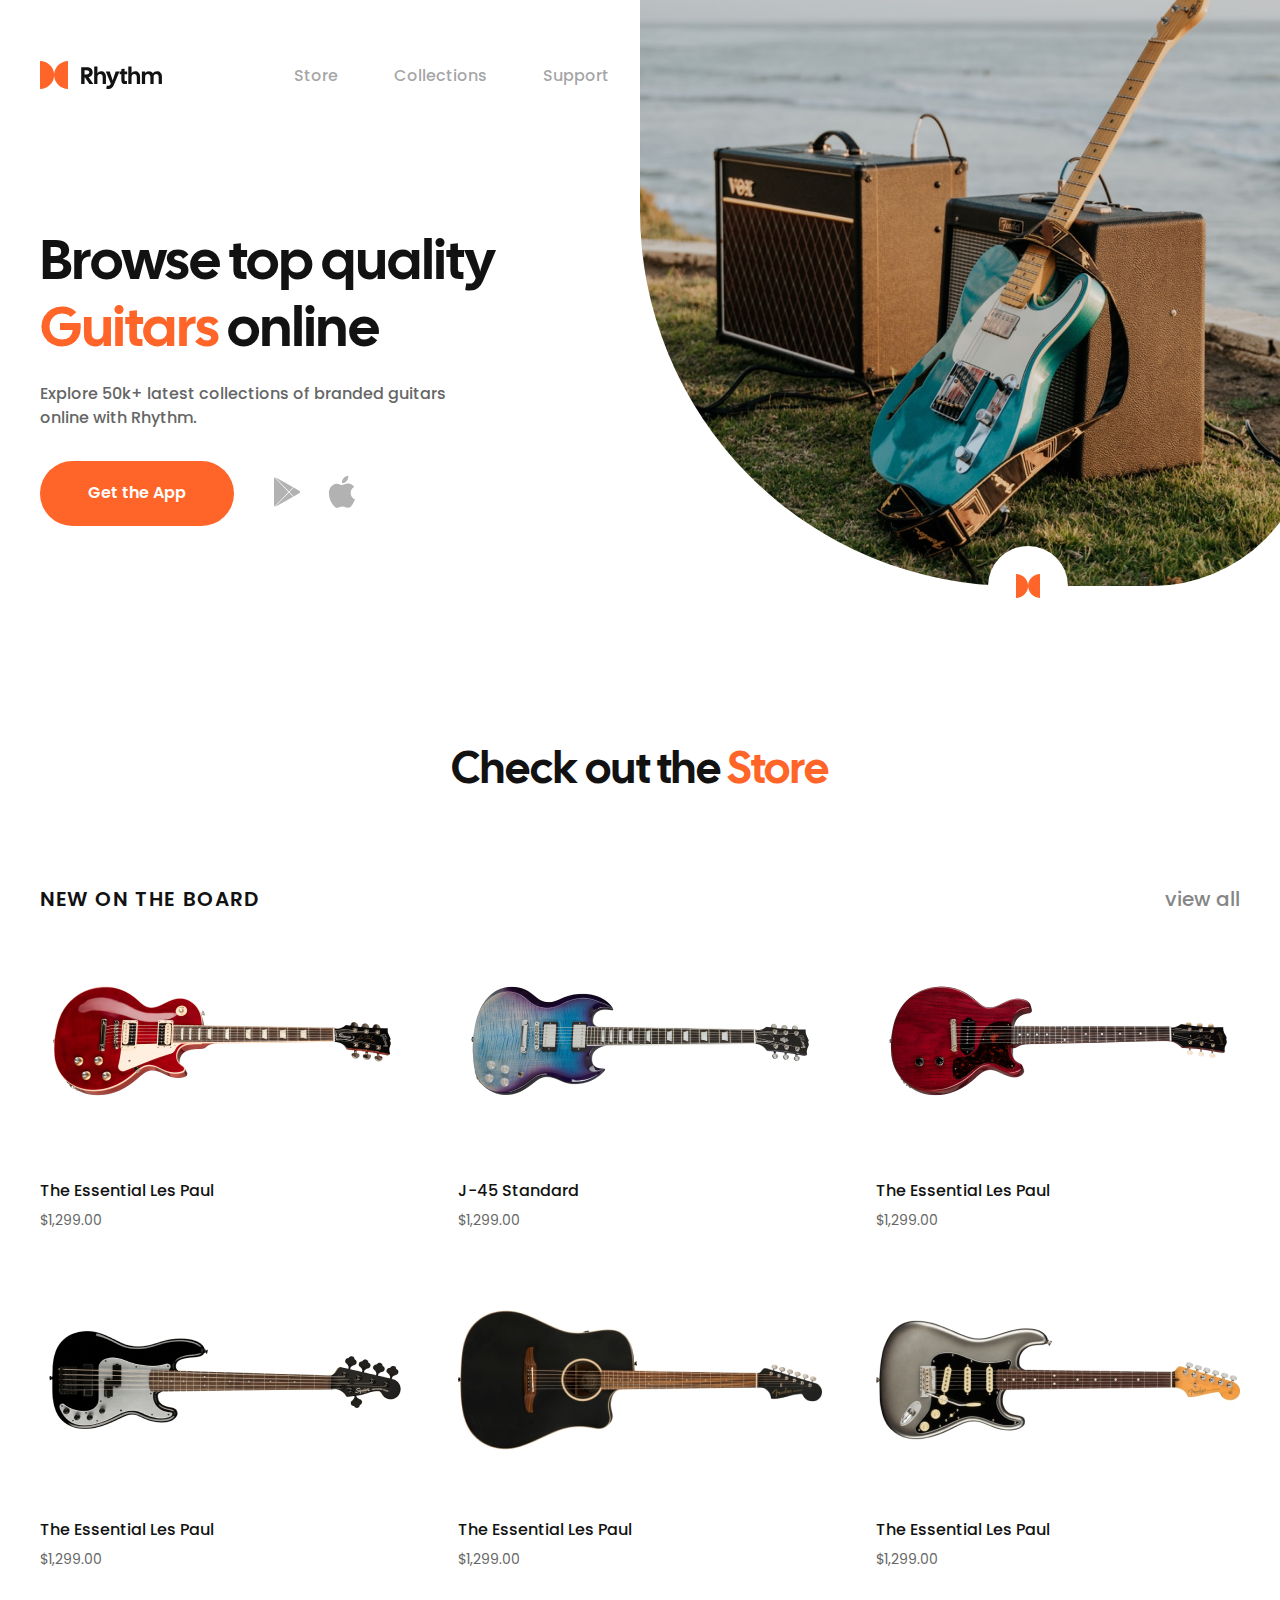
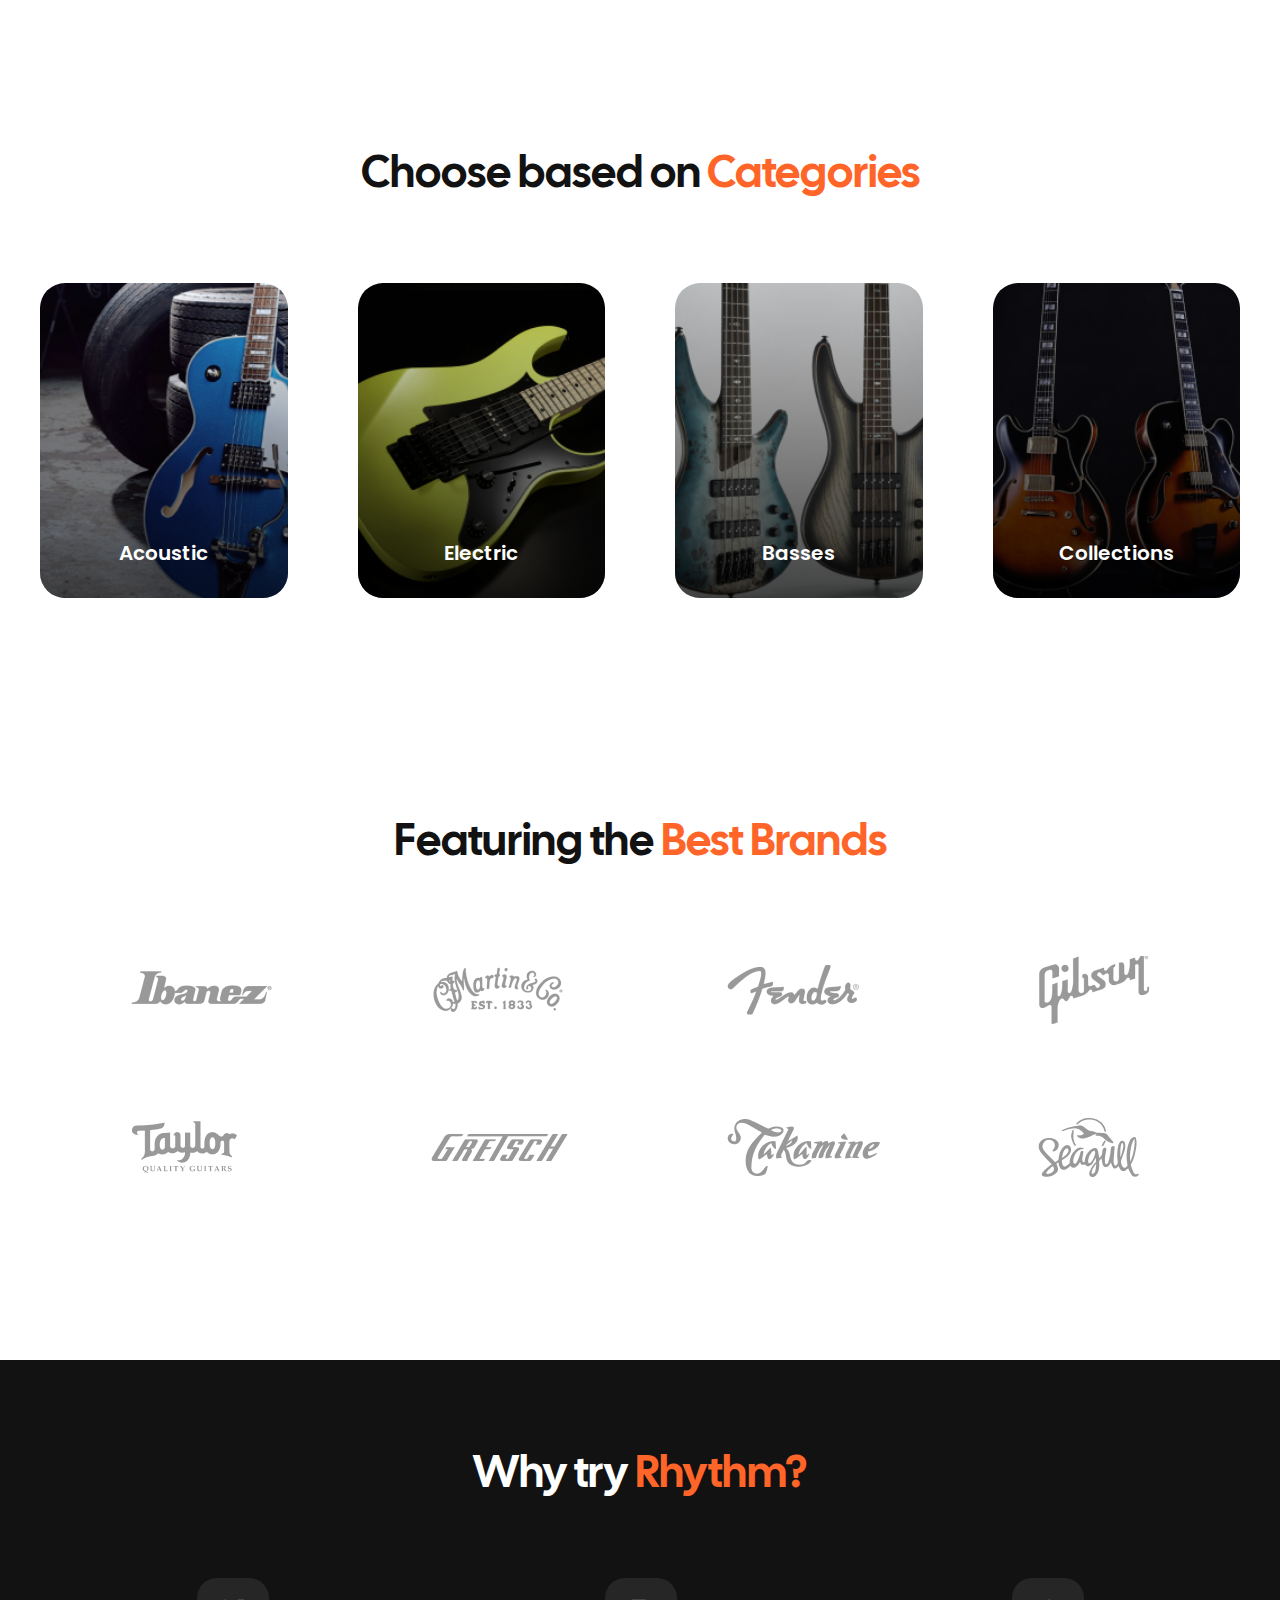
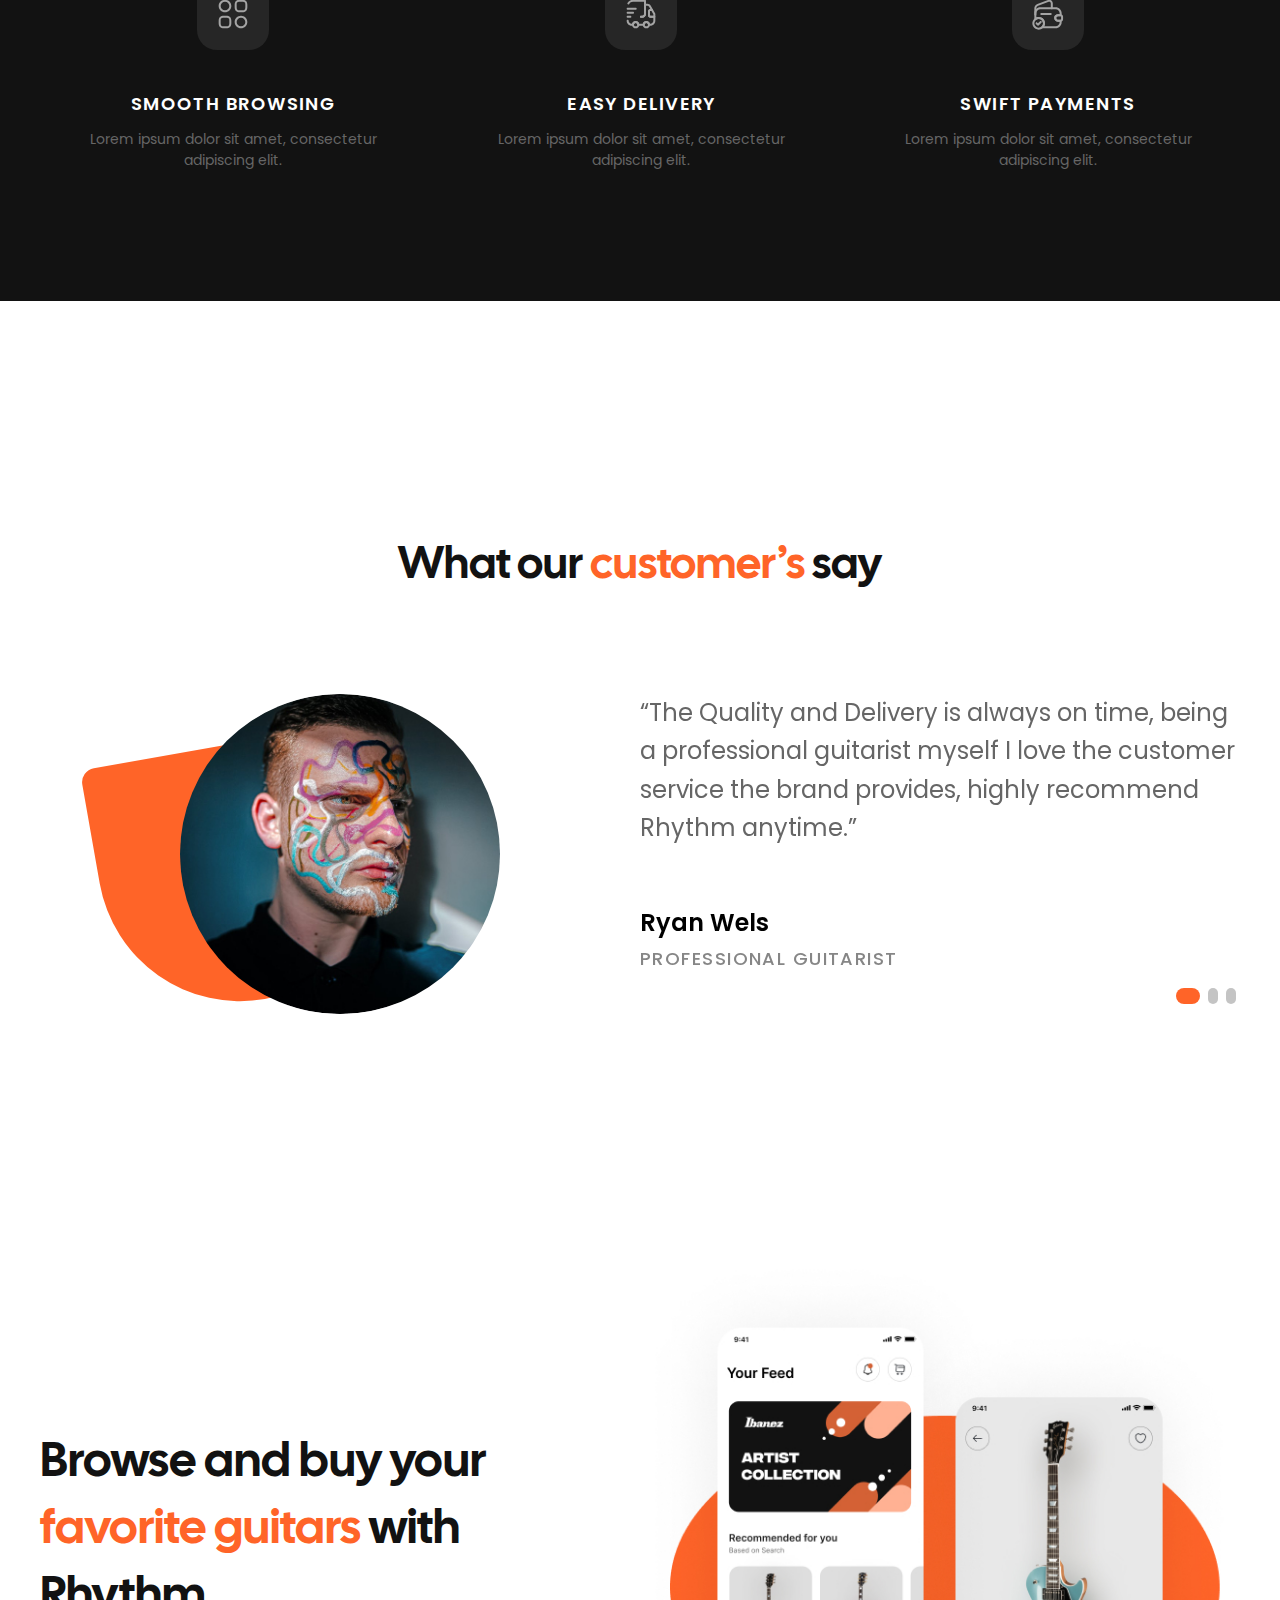
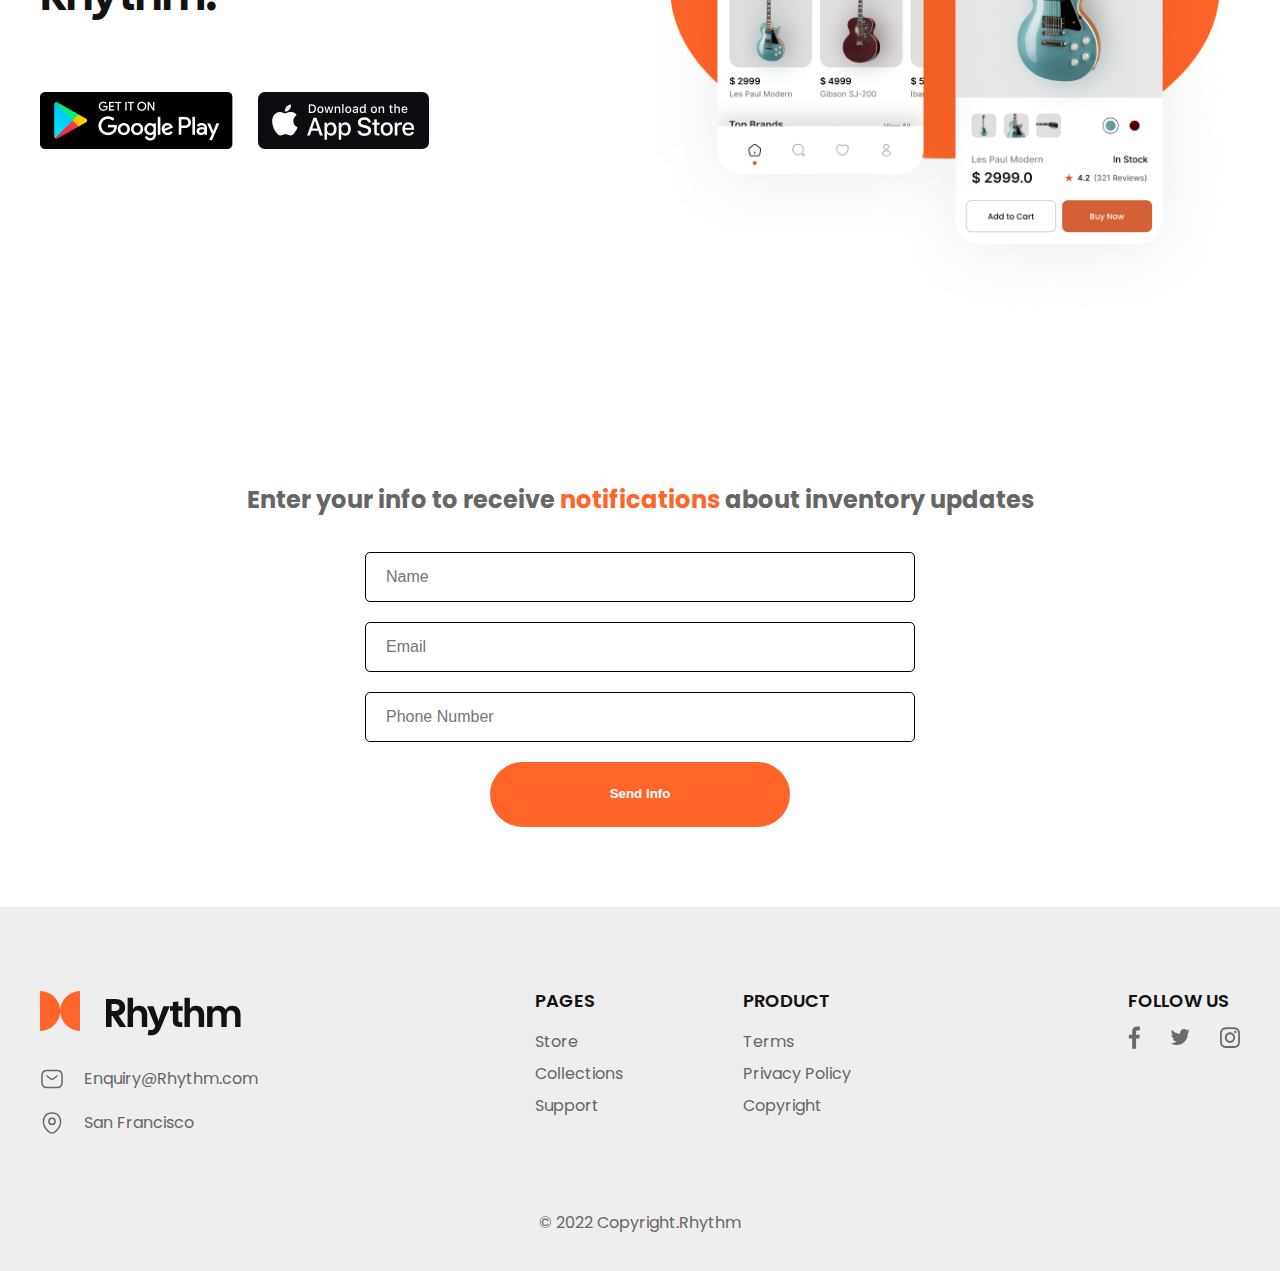
<file: index.html>
<!DOCTYPE html>
<html lang="en">
  <head>
    <meta charset="UTF-8" />
    <meta http-equiv="X-UA-Compatible" content="IE=edge" />
    <link rel="stylesheet" href="css/style.css" />
    <meta name="viewport" content="width=device-width, initial-scale=1.0" />
    <link
      rel="stylesheet"
      href="https://unpkg.com/swiper@8/swiper-bundle.min.css"
    />
    <title>Rhythm</title>
  </head>
  <body>
    <div class="wrapper">
      <header class="header">
        <div class="header__container">
          <a href="" class="header__logo"
            ><img src="img/logo.svg" alt="Logo"
          /></a>
          <nav class="header__menu menu">
            <ul class="menu__list">
              <li class="menu__item">
                <a href="#store" class="menu__link">Store</a>
              </li>
              <li class="menu__item">
                <a href="#collections" class="menu__link">Collections</a>
              </li>
              <li class="menu__item">
                <a href="#support" class="menu__link">Support</a>
              </li>
            </ul>
          </nav>
        </div>
      </header>
      <main class="page">
        <section class="page__main main">
          <div class="main__container">
            <div class="main__content">
              <h1 class="main__title">
                Browse top quality <span>Guitars</span> online
              </h1>
              <p class="main__text">
                Explore 50k+ latest collections of branded guitars online with
                Rhythm.
              </p>
              <div class="main__actions actions-main">
                <a href="#" class="actions-main__button">Get the App</a>
                <div class="actions-main__icon">
                  <img src="img/main/google.svg" alt="Google Icon" />
                </div>
                <div class="actions-main__icon">
                  <img src="img/main/apple.svg" alt="Apple Icon" />
                </div>
              </div>
            </div>
            <div class="main__decor">
              <div class="main__image">
                <img src="img/main/main-decor.png" alt="Main Decor" />
              </div>
            </div>
          </div>
        </section>
        <section class="page__store store" id="store">
          <div class="store__container">
            <h2 class="store__title title">Check out the <span>Store</span></h2>
            <div class="store__body body-store">
              <div class="body-store__header">
                <div class="body-store__title">NEW ON THE BOARD</div>
                <a href="" class="body-store__all">view all</a>
              </div>
              <div class="body-store__items">
                <div class="body-store__item item">
                  <a href="" class="item__image">
                    <img src="img/store/01.jpg" alt="Item" />
                  </a>
                  <a href="" class="item__title">The Essential Les Paul</a>
                  <div class="item__price">$1,299.00</div>
                </div>
                <div class="body-store__item item">
                  <a href="" class="item__image">
                    <img src="img/store/02.jpg" alt="Item" />
                  </a>
                  <a href="" class="item__title">J-45 Standard</a>
                  <div class="item__price">$1,299.00</div>
                </div>
                <div class="body-store__item item">
                  <a href="" class="item__image">
                    <img src="img/store/03.jpg" alt="Item" />
                  </a>
                  <a href="" class="item__title">The Essential Les Paul</a>
                  <div class="item__price">$1,299.00</div>
                </div>
                <div class="body-store__item item">
                  <a href="" class="item__image">
                    <img src="img/store/04.jpg" alt="Item" />
                  </a>
                  <a href="" class="item__title">The Essential Les Paul</a>
                  <div class="item__price">$1,299.00</div>
                </div>
                <div class="body-store__item item">
                  <a href="" class="item__image">
                    <img src="img/store/05.jpg" alt="Item" />
                  </a>
                  <a href="" class="item__title">The Essential Les Paul</a>
                  <div class="item__price">$1,299.00</div>
                </div>
                <div class="body-store__item item">
                  <a href="" class="item__image">
                    <img src="img/store/06.jpg" alt="Item" />
                  </a>
                  <a href="" class="item__title">The Essential Les Paul</a>
                  <div class="item__price">$1,299.00</div>
                </div>
              </div>
            </div>
          </div>
        </section>
        <section class="page__categories categories" id="collections">
          <div class="categories__container">
            <h2 class="categories__title title">
              Choose based on <span>Categories</span>
            </h2>
            <div class="categories__items">
              <a href="" class="categories__item item-category">
                <div class="item-category__title">Acoustic</div>
                <div class="item-category__image">
                  <img src="img/categories/01.jpg" alt="Category" />
                </div>
              </a>
              <a href="" class="categories__item item-category">
                <div class="item-category__title">Electric</div>
                <div class="item-category__image">
                  <img src="img/categories/02.jpg" alt="Category" />
                </div>
              </a>
              <a href="" class="categories__item item-category">
                <div class="item-category__title">Basses</div>
                <div class="item-category__image">
                  <img src="img/categories/03.jpg" alt="Category" />
                </div>
              </a>
              <a href="" class="categories__item item-category">
                <div class="item-category__title">Collections</div>
                <div class="item-category__image">
                  <img src="img/categories/04.jpg" alt="Category" />
                </div>
              </a>
            </div>
          </div>
        </section>
        <section class="page__brands brands">
          <div class="brands__container">
            <h2 class="brands__title title">
              Featuring the <span>Best Brands</span>
            </h2>
            <div class="brands__items">
              <div class="brands__item">
                <img src="img/brands/01.jpg" alt="Brand" />
              </div>
              <div class="brands__item">
                <img src="img/brands/02.jpg" alt="Brand" />
              </div>
              <div class="brands__item">
                <img src="img/brands/03.jpg" alt="Brand" />
              </div>
              <div class="brands__item">
                <img src="img/brands/04.jpg" alt="Brand" />
              </div>
              <div class="brands__item">
                <img src="img/brands/05.jpg" alt="Brand" />
              </div>
              <div class="brands__item">
                <img src="img/brands/06.jpg" alt="Brand" />
              </div>
              <div class="brands__item">
                <img src="img/brands/07.jpg" alt="Brand" />
              </div>
              <div class="brands__item">
                <img src="img/brands/08.jpg" alt="Brand" />
              </div>
            </div>
          </div>
        </section>
        <section class="page__why why">
          <div class="why__container">
            <h2 class="why__title title">Why try <span>Rhythm?</span></h2>
            <div class="why__items">
              <div class="why__item item-why">
                <div class="item-why__icon">
                  <img src="img/why/01.svg" alt="Icon" />
                </div>
                <div class="item-why__title">Smooth Browsing</div>
                <div class="item-why__text">
                  Lorem ipsum dolor sit amet, consectetur adipiscing elit.
                </div>
              </div>
              <div class="why__item item-why">
                <div class="item-why__icon">
                  <img src="img/why/02.svg" alt="Icon" />
                </div>
                <div class="item-why__title">EASY Delivery</div>
                <div class="item-why__text">
                  Lorem ipsum dolor sit amet, consectetur adipiscing elit.
                </div>
              </div>
              <div class="why__item item-why">
                <div class="item-why__icon">
                  <img src="img/why/03.svg" alt="Icon" />
                </div>
                <div class="item-why__title">SwiFT PAYMENTS</div>
                <div class="item-why__text">
                  Lorem ipsum dolor sit amet, consectetur adipiscing elit.
                </div>
              </div>
            </div>
          </div>
        </section>
        <section class="page__reviews reviews">
          <div class="reviews__container">
            <h2 class="reviews__title title">
              What our <span>customer’s</span> say
            </h2>
            <div class="reviews__swiper swiper-reviews swiper">
              <!-- Additional required wrapper -->
              <div class="swiper-reviews__wrapper swiper-wrapper">
                <!-- Slides -->
                <div
                  class="swiper-reviews__slide slide-swiper-reviews swiper-slide"
                >
                  <div class="slide-swiper-reviews__picture">
                    <div class="slide-swiper-reviews__image">
                      <img src="img/reviews/01.jpg" alt="Reviews" />
                    </div>
                  </div>
                  <div class="slide-swiper-reviews__body">
                    <div class="slide-swiper-reviews__text">
                      “The Quality and Delivery is always on time, being a
                      professional guitarist myself I love the customer service
                      the brand provides, highly recommend Rhythm anytime.”
                    </div>
                    <div class="slide-swiper-reviews__author">
                      <div class="slide-swiper-reviews__name">Ryan Wels</div>
                      <div class="slide-swiper-reviews__position">
                        PROFESSIONAL GUITARIST
                      </div>
                    </div>
                  </div>
                </div>
                <div
                  class="swiper-reviews__slide slide-swiper-reviews swiper-slide"
                >
                  <div class="slide-swiper-reviews__picture">
                    <div class="slide-swiper-reviews__image">
                      <img src="img/reviews/01.jpg" alt="Reviews" />
                    </div>
                  </div>
                  <div class="slide-swiper-reviews__body">
                    <div class="slide-swiper-reviews__text">
                      <p>
                        “The Quality and Delivery is always on time, being a
                        professional guitarist myself I love the customer
                        service the brand provides, highly recommend Rhythm
                        anytime.”
                      </p>
                      <p>
                        “The Quality and Delivery is always on time, being a
                        professional guitarist myself I love the customer
                        service the brand provides, highly recommend Rhythm
                        anytime.”
                      </p>
                    </div>
                    <div class="slide-swiper-reviews__author">
                      <div class="slide-swiper-reviews__name">Ryan Wels</div>
                      <div class="slide-swiper-reviews__position">
                        PROFESSIONAL GUITARIST
                      </div>
                    </div>
                  </div>
                </div>
                <div
                  class="swiper-reviews__slide slide-swiper-reviews swiper-slide"
                >
                  <div class="slide-swiper-reviews__picture">
                    <div class="slide-swiper-reviews__image">
                      <img src="img/reviews/01.jpg" alt="Reviews" />
                    </div>
                  </div>
                  <div class="slide-swiper-reviews__body">
                    <div class="slide-swiper-reviews__text">
                      “The Quality and Delivery is always on time, being a
                      professional guitarist myself I love the customer service
                      the brand provides, highly recommend Rhythm anytime.”
                    </div>
                    <div class="slide-swiper-reviews__author">
                      <div class="slide-swiper-reviews__name">Ryan Wels</div>
                      <div class="slide-swiper-reviews__position">
                        PROFESSIONAL GUITARIST
                      </div>
                    </div>
                  </div>
                </div>
              </div>
              <!-- If we need pagination -->
              <div class="swiper-reviews__pagination swiper-pagination"></div>
            </div>
          </div>
        </section>
        <section class="page__favorite favorite">
          <div class="favorite__container">
            <div class="favorite__body">
              <h2 class="favorite__title title">
                Browse and buy your <span>favorite guitars</span> with Rhythm.
              </h2>
              <div class="favorite__apps apps-favorite">
                <a href="" class="apps-favorite__item">
                  <img src="img/favorite/google.jpg" alt="google" />
                </a>
                <a href="" class="apps-favorite__item">
                  <img src="img/favorite/apple.jpg" alt="apple" />
                </a>
              </div>
            </div>
            <div class="favorite__images">
              <img src="img/favorite/image.jpg" alt="Image" />
            </div>
          </div>
        </section>

        <section class="page__info info" id="support">
          <div class="info__container">
            <h2 class="info__title">
              Enter your info to receive <span>notifications</span> about
              inventory updates
            </h2>
            <form action="process_form.php" method="post" class="info__form">
              <input
                placeholder="Name"
                type="text"
                class="info__name"
                name="name"
              />
              <input
                placeholder="Email"
                type="email"
                class="info__email"
                name="email"
              />
              <input
                placeholder="Phone Number"
                type="tel"
                class="info__number"
                name="phone"
                maxlength="10"
              />
              <button class="info__button" type="submit">Send Info</button>
            </form>
          </div>
        </section>
      </main>
      <footer class="footer">
        <div class="footer__container">
          <div class="footer__body body-footer">
            <div class="body-footer__column">
              <a href="" class="body-footer__logo">
                <img src="img/footer/logo.svg" alt="Footer Logo" />
              </a>
              <ul class="body-footer__contacts contacts-footer">
                <li class="contacts-footer__item">
                  <a
                    href="mailto:enquiry@Rhythm.com"
                    class="contacts-footer__link contacts-footer__link_mail"
                    >Enquiry@Rhythm.com</a
                  >
                </li>
                <li class="contacts-footer__item">
                  <a
                    href="#"
                    class="contacts-footer__link contacts-footer__link_location"
                    >San Francisco</a
                  >
                </li>
              </ul>
            </div>
            <div class="body-footer__column body-footer__column_full">
              <nav class="body-footer__menu menu-footer">
                <div class="menu-footer__column">
                  <div class="menu-footer__title">Pages</div>
                  <ul class="menu-footer__list">
                    <li class="menu-footer__item">
                      <a href="" class="menu-footer__link">Store</a>
                    </li>
                    <li class="menu-footer__item">
                      <a href="" class="menu-footer__link">Collections</a>
                    </li>
                    <li class="menu-footer__item">
                      <a href="" class="menu-footer__link">Support</a>
                    </li>
                  </ul>
                </div>
                <div class="menu-footer__column">
                  <div class="menu-footer__title">Product</div>
                  <ul class="menu-footer__list">
                    <li class="menu-footer__item">
                      <a href="" class="menu-footer__link">Terms</a>
                    </li>
                    <li class="menu-footer__item">
                      <a href="" class="menu-footer__link">Privacy Policy</a>
                    </li>
                    <li class="menu-footer__item">
                      <a href="" class="menu-footer__link">Copyright</a>
                    </li>
                  </ul>
                </div>
              </nav>
            </div>
            <div class="body-footer__column">
              <div class="body-footer__social social-footer">
                <div class="social-footer__title">Follow us</div>
                <div class="social-footer__items">
                  <a href="" class="social-footer__item">
                    <img src="img/footer/social//01.svg" alt="" />
                  </a>
                  <a href="" class="social-footer__item">
                    <img src="img/footer/social//02.svg" alt="" />
                  </a>
                  <a href="" class="social-footer__item">
                    <img src="img/footer/social//03.svg" alt="" />
                  </a>
                </div>
              </div>
            </div>
          </div>
          <div class="footer__copy">© 2022 Copyright.Rhythm</div>
        </div>
      </footer>
    </div>
    <script src="https://unpkg.com/swiper@8/swiper-bundle.min.js"></script>
    <script src="js/script.js"></script>
  </body>
</html>
</file>
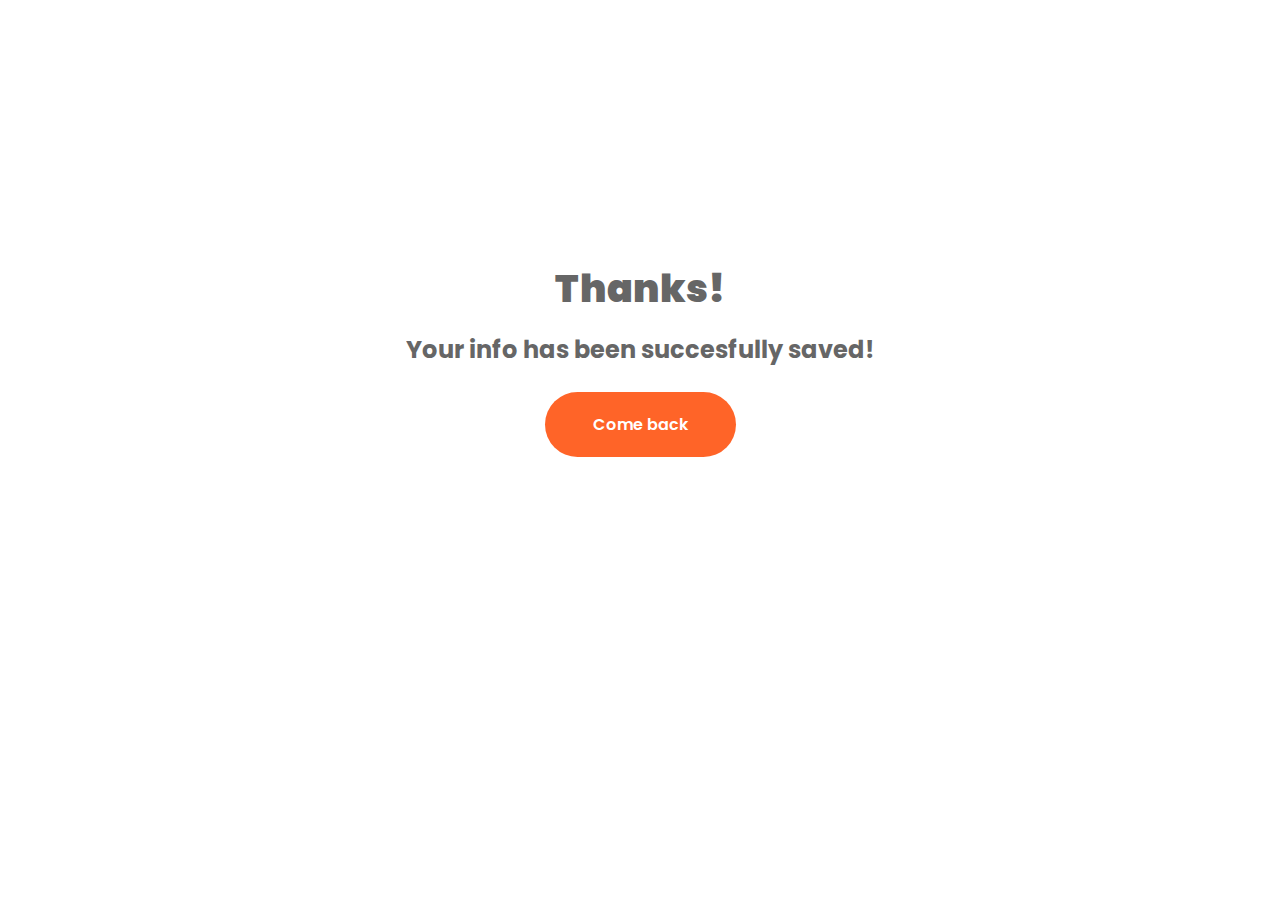
<file: success.html>
<!DOCTYPE html>
<html lang="en">
  <head>
    <meta charset="UTF-8" />
    <meta name="viewport" content="width=device-width, initial-scale=1.0" />
    <link rel="stylesheet" href="css/success.css" />
    <title>Success</title>
  </head>
  <body>
    <section class="success">
      <div class="success__container">
        <h1 class="success__title">Thanks!</h1>
        <h2 class="success__subtitle">Your info has been succesfully saved!</h2>
        <a href="index.html" class="success__button">Come back</a>
      </div>
    </section>
  </body>
</html>
</file>
<file: css/style.css>
@import url(https://fonts.googleapis.com/css?family=Poppins:regular,500,600&display=swap);

@font-face {
  font-family: CalSans;
  font-display: swap;
  src: url("../fonts/CalSans-SemiBold.woff2") format("woff2"),
    url("../fonts/CalSans-SemiBold.woff") format("woff");
  font-weight: 400;
  font-style: normal;
}

*,
*::before,
*::after {
  margin: 0;
  padding: 0;
  border: none;
  box-sizing: border-box;
}

html,
body {
  height: 100%;
  min-width: 320px;
  scroll-behavior: smooth;
}
body {
  line-height: 1;
  font-family: Poppins;
  color: #666666;
}
a {
  text-decoration: none;
}
li {
  list-style: none;
}
/* ---------------------------------------- */
.wrapper {
  overflow: hidden;
  min-height: 100%;
  display: flex;
  flex-direction: column;
}
/* ------------------------------------------- */

.title {
  font-family: "CalSans";
  color: #121212;
  text-align: center;
  font-size: 44px;
  line-height: 1.2;
}
.title span {
  color: #ff6428;
}
@media (max-width: 767.98px) {
  .title {
    font-size: 38px;
  }
}

/* ---------------------------------------- */
.page {
  flex: 1 1 auto;
}
.page__main {
}
.page__store {
}
.page__categories {
}
.page__brands {
}
.page__why {
}
.page__reviews {
}
.page__favorite {
}
/* ---------------------------------------- */
[class*="__container"] {
  max-width: 1230px;
  margin: 0 auto;
  padding: 0px 15px;
}

/* ---------------------------------------- */
.header {
  position: absolute;
  top: 0;
  left: 0;
  width: 100%;
  z-index: 50;
}
.header__container {
  padding-top: 5px;
  padding-bottom: 5px;
  display: flex;
  gap: 131px;
  align-items: center;
  min-height: 152px;
}
.header__logo {
}
.header__menu {
}

.menu {
  padding: 10px 15px 10px 0px;
  border-radius: 5px;
  background-color: rgba(255, 255, 255, 0.8);
}
.menu__list {
  display: flex;
  column-gap: 56px;
  row-gap: 10px;
  flex-wrap: wrap;
}
.menu__item {
}
.menu__link {
  color: rgba(18, 18, 18, 0.4);
  font-weight: 500;
}
.menu__link:hover {
  text-decoration: underline;
}
/* Адаптив зроблений за допомогою використання БРЕЙКПОІНТІВ */
@media (max-width: 1092px) {
  .header__container {
    gap: 50px;
    min-height: 100px;
  }

  .menu__list {
    column-gap: 40px;
  }
}
@media (max-width: 767.98px) {
  .header__container {
    min-height: 65px;
  }
}
@media (max-width: 479.98px) {
  .header__container {
    gap: 15px;
  }

  .menu {
    padding: 0;
  }
  .menu__list {
    column-gap: 20px;
  }

  .header__logo {
    width: 28px;
    flex: 0 0 28px;
    overflow: hidden;
  }
}
/* ------------------------------------------- */
.main {
  padding-bottom: 80px;
}
@media (max-width: 991.98px) {
  .main {
    padding-bottom: 50px;
  }
}
@media (max-width: 767.98px) {
  .main {
    padding-bottom: 30px;
  }
}

.main__container {
  display: flex;
}

.main__content {
  flex: 0 1 50%;
  align-self: flex-end;
  padding-top: 120px;
  padding-bottom: 60px;
  padding-right: 20px;
}

.main__title {
  font-family: CalSans;
  color: #121212;
  font-size: 56px;
  line-height: 1.2;
}

.main__title span {
  color: #ff6428;
}

.main__title:not(:last-child) {
  margin-bottom: 16px;
}

.main__text {
  line-height: 24px;
  font-weight: 500;
  max-width: 420px;
}

.main__text:not(:last-child) {
  margin-bottom: 31px;
}

.main__actions {
}

.actions-main {
  display: flex;
  align-items: center;
}

.actions-main__button {
  text-align: center;
  padding: 18.5px 48px;
  background-color: #ff6428;
  border-radius: 40px;
  color: #fff;
  font-weight: 600;
  line-height: 28px;
  transition: all 0.3s ease 0s;
}
.actions-main__button:hover {
  background-color: #ba4619;
}

.actions-main__button:not(:last-child) {
  margin-right: 40px;
}

.actions-main__icon {
}

.actions-main__icon:not(:last-child) {
  margin-right: 27px;
}

.main__decor {
  flex: 0 1 50%;
}

.main__image {
  /* display: inline-block; */
  position: relative;
  margin-right: -135px;
  max-width: 672px;
  padding-bottom: 97.6%;
}

.main__image img {
  position: absolute;
  width: 100%;
  height: 100%;
  top: 0;
  left: 0;
  object-fit: cover;
  border-radius: 0 0 160px 375px;
}

.main__image::after {
  content: "";
  background: url("../img/main/decor.svg") 0 0 no-repeat;
  width: 80px;
  height: 80px;
  right: 36.3%;
  bottom: 0;
  transform: translate(0, 50%);
  position: absolute;
}

@media (max-width: 1092px) {
  .main__image img {
    width: 100%;
  }

  .main__content {
    flex: 0 0 60%;
    padding-bottom: 0;
  }

  .main__decor {
    flex: 0 0 40%;
  }
}

@media (max-width: 767.98px) {
  .main__content {
    flex: 1 1 100%;
    padding-right: 0;
    padding-top: 80px;
  }

  .main__decor {
    display: none;
  }

  .main__title {
    font-size: 44px;
  }
}
@media (max-width: 479.98px) {
  .actions-main {
    flex-wrap: wrap;
    justify-content: center;
  }

  .actions-main__button {
    flex: 1 1 100%;
  }
  .actions-main__button:not(:last-child) {
    margin-right: 0px;
    margin-bottom: 15px;
  }
}
/* ------------------------------------------- */
.store {
  padding-top: 80px;
  padding-bottom: 90px;
}
.store__container {
}
.store__title {
  margin-bottom: 86px;
}
.store__body {
}

.body-store {
}
.body-store__header {
  margin-bottom: 32px;
  display: flex;
  flex-wrap: wrap;
  align-items: center;
  justify-content: space-between;
  gap: 15px;
}
.body-store__title {
  letter-spacing: 0.08em;
  font-size: 20px;
  line-height: 1.5;
  text-transform: uppercase;
  color: #121212;
  font-weight: 600;
}
.body-store__all {
  color: #868686;
  font-size: 20px;
  line-height: 1.5;
  font-weight: 500;
}
.body-store__items {
  display: grid;
  grid-template-columns: repeat(3, 1fr);
  gap: 54px;
}
.body-store__item {
}

.item {
  display: grid;
}
.item__image {
  text-align: center;
}
.item__image img {
  max-width: 100%;
}
.item__image:not(:last-child) {
  margin-bottom: 40px;
}

.item__title {
  color: #121212;
  font-weight: 500;
  font-size: 16px;
  line-height: 1.5;
  justify-self: start;
}
.item__title:not(:last-child) {
  margin-bottom: 7px;
}
.item__title:hover {
  text-decoration: underline;
}
.item__price {
  font-size: 14px;
  line-height: 21px;
}
@media (max-width: 991.98px) {
  .store {
    padding-top: 50px;
    padding-bottom: 50px;
  }
  .store__title {
    margin-bottom: 50px;
  }
  .body-store__items {
    grid-template-columns: repeat(2, 1fr);
  }
}

@media (max-width: 767.98px) {
  .store {
    padding-top: 30px;
    padding-bottom: 30px;
  }
  .store__title {
    margin-bottom: 20px;
  }
  .item__image:not(:last-child) {
    margin-bottom: 20px;
  }
}
@media (max-width: 560px) {
  .body-store__items {
    grid-template-columns: repeat(1, 1fr);
  }
}

/* ----------------------------------------------- */

.categories {
  padding-top: 90px;
  padding-bottom: 110px;
}
.categories__container {
}
.categories__title {
  margin-bottom: 80px;
}
.categories__items {
  display: grid;
  grid-template-columns: repeat(4, 1fr);
  column-gap: 70px;
  row-gap: 35px;
}

.categories__item {
}

.item-category {
  position: relative;
}

.item-category:hover .item-category__image img {
  transform: scale(1.1);
}
.item-category__title {
  text-align: center;
  position: absolute;
  bottom: 0;
  left: 0;
  padding: 30px 20px;
  color: #fff;
  font-size: 20px;
  line-height: 1.5;
  font-weight: 600;
  z-index: 3;
  width: 100%;
}

.item-category__image {
  position: relative;
  overflow: hidden;
  border-radius: 25px;
  padding-bottom: 127%;
}
.item-category__image::before {
  content: "";
  position: absolute;
  top: 0;
  left: 0;
  width: 100%;
  height: 100%;
  z-index: 2;
  background: linear-gradient(
    to bottom,
    rgba(0, 0, 0, 0) 0%,
    rgba(0, 0, 0, 0.65) 100%
  );
}
.item-category__image img {
  transition: all 0.3s ease 0s;
  position: absolute;
  width: 100%;
  height: 100%;
  top: 0;
  left: 0;
  object-fit: cover;
}
@media (max-width: 1230px) {
  .categories__items {
    column-gap: 40px;
  }
}
@media (max-width: 991.98px) {
  .categories {
    padding-top: 50px;
    padding-bottom: 50px;
  }
  .categories__title {
    margin-bottom: 50px;
  }
  .categories__items {
    column-gap: 30px;
  }
  .categories__items {
    grid-template-columns: repeat(2, 1fr);
  }
}
@media (max-width: 767.98px) {
  .categories {
    padding-top: 30px;
    padding-bottom: 30px;
  }
  .categories__title {
    margin-bottom: 20px;
  }
}
@media (max-width: 479.98px) {
  .categories__items {
    row-gap: 20px;
    grid-template-columns: repeat(1, 1fr);
  }
}

/* ---------------------------------------------- */
.brands {
  padding-top: 110px;
  padding-bottom: 180px;
}
.brands__container {
}
.brands__title {
  margin-bottom: 75px;
}
.brands__items {
  max-width: 1020px;
  margin: 0 auto;
  display: grid;
  grid-template-columns: repeat(4, auto);
  align-items: center;
  justify-content: space-between;
  column-gap: 20px;
  row-gap: 80px;
}
.brands__item {
}
.brands__item img {
  max-width: 100%;
}

@media (max-width: 991.98px) {
  .brands {
    padding-top: 50px;
    padding-bottom: 50px;
  }
  .brands__title {
    margin-bottom: 40px;
  }
  .brands__items {
    row-gap: 50px;
    grid-template-columns: repeat(3, auto);
  }
}
@media (max-width: 767.98px) {
  .brands {
    padding-top: 30px;
    padding-bottom: 30px;
  }
  .brands__title {
    margin-bottom: 20px;
  }
}
@media (max-width: 600px) {
  .brands__items {
    row-gap: 20px;
    justify-content: center;
    grid-template-columns: repeat(2, auto);
  }
}

/* --------------------------------------- */
.why {
  background-color: #121212;
  padding-top: 90px;
  padding-bottom: 90px;
}
.why__container {
}
.why__title {
  margin-bottom: 35px;
  color: #fff;
}
.why__items {
  display: grid;
  grid-template-columns: repeat(3, auto);
  justify-content: space-between;
  gap: 30px;
}
.why__item {
}

.item-why {
  display: grid;
  justify-items: center;
  padding: 40px;
  text-align: center;
}
.item-why__icon {
  background: #262626;
  border-radius: 20px;
  display: flex;
  width: 72px;
  height: 72px;
  justify-content: center;
  align-items: center;
}
.item-why__icon:not(:last-child) {
  margin-bottom: 40px;
}

.item-why__title {
  text-transform: uppercase;
  font-weight: 600;
  color: #fff;
  font-size: 18px;
  line-height: 1.5;
  letter-spacing: 0.08em;
}
.item-why__title:not(:last-child) {
  margin-bottom: 12px;
}
.item-why__text {
  font-size: 14px;
  line-height: 1.5;
}
@media (max-width: 991.98px) {
  .why {
    padding-top: 50px;
    padding-bottom: 50px;
  }
  .why__items {
    grid-template-columns: repeat(2, auto);
  }
}
@media (max-width: 767.98px) {
  .item-why {
    padding: 20px;
  }
  .why__items {
    justify-content: stretch;
    grid-template-columns: repeat(1, auto);
  }
}

/* ----------------- */
.reviews {
  padding-top: 240px;
  padding-bottom: 240px;
}
.reviews__container {
}

.reviews__title {
  margin-bottom: 100px;
}

.reviews__swiper {
}

.swiper-reviews {
}
.swiper-reviews__wrapper {
}
.swiper-reviews__slide {
}
.slide-swiper-reviews {
  display: flex;
}
.slide-swiper-reviews__picture {
  overflow: hidden;
  flex: 0 1 50%;
  display: flex;
  justify-content: center;
  align-items: center;
}
.slide-swiper-reviews__image {
  width: 320px;
  height: 320px;
  position: relative;
}
.slide-swiper-reviews__image::before {
  content: "";
  position: absolute;
  width: 285px;
  height: 257px;
  top: 50px;
  left: -80px;
  transform: rotate(-10deg);
  background-color: #ff6428;
  border-radius: 40px 0px 400px 400px;
}
.slide-swiper-reviews__image img {
  border-radius: 50%;
  position: absolute;
  width: 100%;
  height: 100%;
  top: 0;
  left: 0;
  object-fit: center;
}
.slide-swiper-reviews__body {
  flex: 0 1 50%;
}
.slide-swiper-reviews__text {
  font-size: 24px;
  line-height: 160%;
}
.slide-swiper-reviews__text p:not(:last-child) {
  margin-bottom: 15px;
}
.slide-swiper-reviews__text:not(:last-child) {
  margin-bottom: 56px;
}

.slide-swiper-reviews__author {
}
.slide-swiper-reviews__name {
  font-weight: 600;
  font-size: 24px;
  line-height: 160%;
  color: #000;
}
.slide-swiper-reviews__name:not(:last-child) {
  margin-bottom: 8px;
}
.slide-swiper-reviews__position {
  color: #868686;
  font-size: 18px;
  letter-spacing: 0.08em;
  font-weight: 500;
  text-transform: uppercase;
}

.swiper-reviews__pagination {
  display: flex;
  transform: translate(0px, -100%);
  justify-content: flex-end;
}
.swiper-reviews__pagination .swiper-pagination-bullet {
  opacity: 1;
  background: #c4c4c4;
  border-radius: 20px;
  flex: 0 0 10px;
  height: 16px;
  transition: all 0.3s ease 0s;
}
.swiper-reviews__pagination .swiper-pagination-bullet-active {
  background: #ff6428;
  flex: 0 0 24px;
}
@media (max-width: 1230px) {
  .reviews__swiper.swiper {
    margin-left: -15px;
  }
}
@media (max-width: 991.98px) {
  .reviews {
    padding-top: 80px;
    padding-bottom: 80px;
  }
  .reviews__title {
    margin-bottom: 50px;
  }
  .slide-swiper-reviews__body {
    padding-left: 15px;
  }
  .slide-swiper-reviews {
    flex-direction: column;
  }
  .slide-swiper-reviews__picture {
    margin-bottom: 25px;
  }
  .swiper-reviews__pagination.swiper-pagination {
    position: relative;
    bottom: 0;
    justify-content: center;
    transform: translate(0px, 0px);
    padding-top: 35px;
  }
}
@media (max-width: 767.98px) {
  .reviews {
    padding-top: 30px;
    padding-bottom: 30px;
  }
  .reviews__title {
    margin-bottom: 30px;
  }
}
@media (max-width: 479.98px) {
  .slide-swiper-reviews__image {
    width: 270px;
    height: 270px;
  }
  .slide-swiper-reviews__image::before {
    content: "";
    position: absolute;
    width: 225px;
    height: 187px;
    top: 50px;
    left: -80px;
    transform: rotate(-10deg);
    background-color: #ff6428;
    border-radius: 40px 0px 400px 400px;
  }
  .slide-swiper-reviews__text {
    font-size: 18px;
  }
  .slide-swiper-reviews__text:not(:last-child) {
    margin-bottom: 25px;
  }
}

/* ----------------------------------- */
.favorite {
  padding-bottom: 120px;
}
.favorite__container {
  display: flex;
  align-items: center;
}
.favorite__body {
  padding-right: 20px;
  flex: 0 1 50%;
}
.favorite__title {
  text-align: left;
  font-size: 48px;
  line-height: 140%;
}
.favorite__title:not(:last-child) {
  margin-bottom: 60px;
}

.favorite__apps {
}

.apps-favorite {
  display: flex;
  gap: 25px;
}
.apps-favorite__item {
}
.apps-favorite__item img {
  max-width: 100%;
}

.favorite__images {
  flex: 0 1 50%;
  text-align: center;
}
.favorite__images img {
  max-width: 100%;
}
@media (max-width: 991.98px) {
  .favorite {
    padding-bottom: 50px;
  }
  .favorite__container {
    flex-direction: column;
  }
  .favorite__title {
    font-size: 38px;
  }
  .favorite__title:not(:last-child) {
    margin-bottom: 25px;
  }
}
@media (max-width: 767.98px) {
  .favorite {
    padding-bottom: 30px;
  }
}

/* ======================================== Form ======================================== */
.page__info {
}
.info {
  /* border: 1px solid #000; */
  padding-top: 40px;
  padding-bottom: 80px;
}
.info__container {
  text-align: center;
}
.info__form {
  display: flex;
  align-items: center;
  flex-direction: column;
  margin-top: 40px;
  gap: 20px;
}
.info___title {
  color: #000;
  font-size: 34px;
  line-height: 140%;
}
.info__title span {
  color: #ff6428;
}
.info input {
  height: 50px;
  border-radius: 5px;
  width: 550px;
  display: flex;
  align-items: center;
  padding: 20px;
  border: 1px solid #000;
  font-size: 16px;
}
.info__name {
}
.info__email {
}
.info__number {
}
.info__button {
  text-align: center;
  padding: 18.5px 48px;
  background-color: #ff6428;
  border-radius: 40px;
  color: #fff;
  font-weight: 600;
  line-height: 28px;
  transition: all 0.3s ease 0s;
  width: 300px;
}
.info__button:hover {
  color: #fff;
  background-color: #ba4619;
}

/* ----------------------------------- */

.footer {
  background: #eeeeee;
  padding-top: 80px;
  padding-bottom: 40px;
}
.footer__container {
}
.footer__body {
}

.body-footer {
  display: flex;
  gap: 50px;
}
.body-footer__column {
}
.body-footer__column_full {
  flex: 1 1 auto;
}
.body-footer__logo {
  display: inline-block;
}
.body-footer__logo:not(:last-child) {
  margin-bottom: 28px;
}

.body-footer__contacts {
}

.contacts-footer {
}
.contacts-footer__item {
}
.contacts-footer__item:not(:last-child) {
  margin-bottom: 20px;
}
.contacts-footer__link {
  color: #666;
  display: inline-block;
  line-height: 24px;
  padding-left: 44px;
}
.contacts-footer__link:hover {
  text-decoration: underline;
}

.contacts-footer__link_mail {
  background: url("../img/footer/sms.svg") left no-repeat;
}
.contacts-footer__link_location {
  background: url("../img/footer/location.svg") left no-repeat;
}

.body-footer__menu {
}

.menu-footer {
  display: flex;
  gap: 120px;
  justify-content: center;
}
.menu-footer__column {
}
.menu-footer__title {
  text-transform: uppercase;
  color: #121212;
  font-size: 18px;
  font-weight: 600;
  line-height: 27px;
  margin-bottom: 20px;
}
.menu-footer__list {
}
.menu-footer__item {
}
.menu-footer__item:not(:last-child) {
  margin-bottom: 16px;
}
.menu-footer__link {
  color: #666;
}
.menu-footer__link:hover {
  text-decoration: underline;
}

.body-footer__social {
}

.social-footer {
}
.social-footer__title {
  text-transform: uppercase;
  color: #121212;
  font-size: 18px;
  font-weight: 600;
  line-height: 27px;
  margin-bottom: 12px;
}
.social-footer__items {
  display: flex;
  gap: 30px;
  align-items: center;
}
.social-footer__item {
}

.footer__copy {
  padding-top: 80px;
  text-align: center;
}

@media (max-width: 991.98px) {
  .footer {
    padding-top: 30px;
    padding-bottom: 30px;
  }
  .body-footer {
    flex-wrap: wrap;
    justify-content: space-between;
  }
  .body-footer__column:first-child {
    flex: 1 1 100%;
  }
  .body-footer__column_full {
    flex: 0 1 50%;
  }
  .menu-footer {
    display: flex;
    gap: 50px;
    justify-content: space-between;
  }
}
@media (max-width: 767.98px) {
  .footer__copy {
    padding-top: 50px;
  }
}
</file>
<file: css/success.css>
@import url(style.css);
.success {
  display: flex;
  padding: 270px;
}
.success__container {
  display: flex;
  flex-direction: column;
  align-items: center;
  justify-content: center;
}
.success__title {
  font-weight: 900;
  font-size: 38px;
  margin-bottom: 30px;
}
.success__subtitle {
  font-weight: 700;
  margin-bottom: 30px;
}
.success__button {
  text-align: center;
  padding: 18.5px 48px;
  background-color: #ff6428;
  border-radius: 40px;
  color: #fff;
  font-weight: 600;
  line-height: 28px;
  transition: all 0.3s ease 0s;
}
.success__button:hover {
  background-color: #ba4619;
  color: #fafafa;
}
</file>
